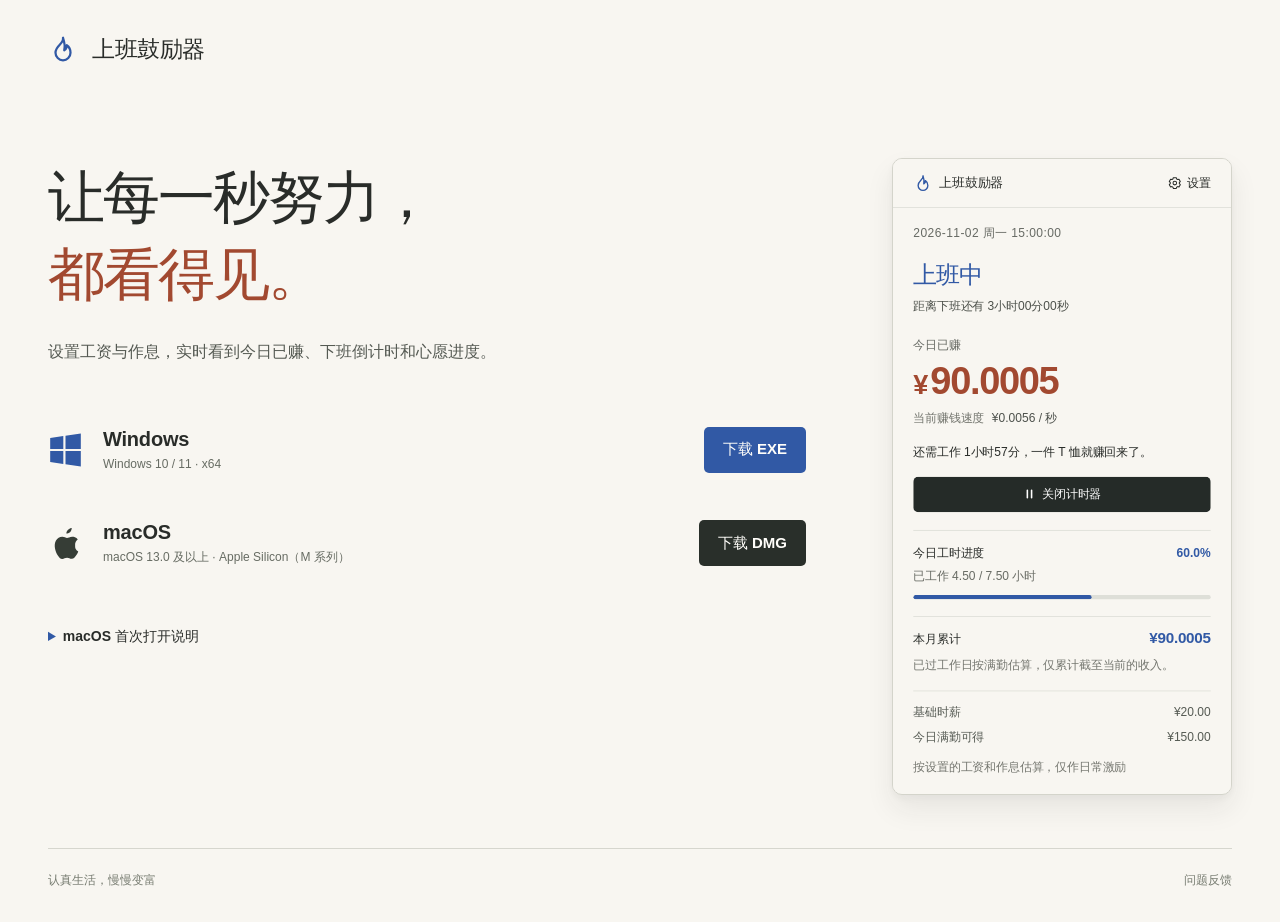
<file: index.html>
<!doctype html>
<html lang="zh-CN">
<head>
  <meta charset="UTF-8">
  <meta name="viewport" content="width=device-width,initial-scale=1">
  <meta name="description" content="下载上班鼓励器。Windows EXE 与 macOS DMG，离线查看今日已赚、下班倒计时和心愿进度。">
  <meta name="theme-color" content="#f8f6f1">
  <meta http-equiv="Content-Security-Policy" content="default-src 'self'; img-src 'self' data:; style-src 'self'; script-src 'self'; object-src 'none'; base-uri 'none'; form-action 'none'">
  <title>上班鼓励器 · Windows 与 macOS 下载</title>
  <link rel="icon" href="assets/flame.svg" type="image/svg+xml">
  <link rel="stylesheet" href="styles.css">
  <script src="page.js" defer></script>
</head>
<body>
  <a class="skip" href="#downloads">跳到下载</a>
  <div class="page">
    <header class="site-header">
      <a class="brand" href="#top" aria-label="上班鼓励器首页"><img src="assets/flame.svg" width="31" height="34" alt=""><span>上班鼓励器</span></a>
    </header>
    <main id="top">
      <section class="hero" aria-labelledby="page-title">
        <div class="hero-content">
          <h1 id="page-title">让每一秒努力，<br><span>都看得见。</span></h1>
          <p class="intro">设置工资与作息，实时看到今日已赚、下班倒计时和心愿进度。</p>
          <div class="downloads" id="downloads" aria-label="选择系统下载安装包">
            <div class="platform-row">
              <svg class="platform-icon windows" viewBox="0 0 32 32" aria-hidden="true"><path d="m2 5 12-1.7V15H2Zm14-2L30 1v14H16ZM2 17h12v11.7L2 27Zm14 0h14v14l-14-2Z"/></svg>
              <div class="platform-info"><h2>Windows</h2><p>Windows 10 / 11 · x64</p></div>
              <a class="download-button windows-button" id="download-windows" href="https://github.com/xiaohu65/shangban-encourager-downloads/releases/download/v1.0.0/Shangban-Encourager-1.0.0-win-x64-setup.exe"><span>下载 EXE</span></a>
            </div>
            <div class="platform-row">
              <svg class="platform-icon apple" viewBox="0 0 32 32" aria-hidden="true"><path d="M20.4 5.9c1.4-1.7 1.3-3.6 1.3-3.6s-2.1.1-3.6 1.8c-1.4 1.5-1.3 3.2-1.3 3.2s2 .2 3.6-1.4ZM24.8 17.3c0-3 2.4-4.5 2.5-4.6-1.5-2.2-3.9-2.5-4.8-2.5-2.1-.2-4.1 1.2-5.1 1.2-1.1 0-2.7-1.2-4.4-1.1-2.3 0-4.5 1.4-5.7 3.5-2.4 4.1-.6 10.3 1.7 13.6 1.1 1.6 2.4 3.3 4.1 3.2 1.7-.1 2.3-1.1 4.3-1.1s2.6 1.1 4.4 1c1.8 0 2.9-1.6 4-3.2 1.3-1.8 1.8-3.5 1.8-3.6-.1 0-2.8-1.1-2.8-4.4Z"/></svg>
              <div class="platform-info"><h2>macOS</h2><p>macOS 13.0 及以上 · Apple Silicon（M 系列）</p></div>
              <a class="download-button mac-button" id="download-mac" href="https://github.com/xiaohu65/shangban-encourager-downloads/releases/download/v1.0.0/Shangban-Encourager-1.0.0-macOS13-arm64-adhoc.dmg"><span>下载 DMG</span></a>
            </div>
          </div>
          <details class="mac-install" id="macos-install">
            <summary>macOS 首次打开说明</summary>
            <div class="mac-install-body">
              <ol>
                <li>如果提示无法验证开发者或 Apple 无法检查恶意软件，关闭提示。</li>
                <li>打开「系统设置」→「隐私与安全性」，向下找到「安全性」区域。</li>
                <li>找到关于「上班鼓励器」的拦截记录，点击「仍要打开」，按系统提示确认，再点击「打开」。</li>
                <li>系统会为这个应用保存例外，之后通常可以直接打开。</li>
              </ol>
            </div>
          </details>
        </div>
        <figure class="product-preview"><div class="preview-frame"><iframe data-demo-frame src="assets/demo/index.html" width="400" height="706" title="上班鼓励器动态演示" loading="eager" referrerpolicy="no-referrer" scrolling="no"></iframe></div></figure>
      </section>
    </main>
    <footer class="site-footer"><p class="version">认真生活，慢慢变富</p><a class="release-link" href="https://github.com/xiaohu65/shangban-encourager-downloads/issues/new" target="_blank" rel="noopener noreferrer" aria-label="问题反馈，在 GitHub 创建 Issue">问题反馈</a></footer>
  </div>
</body>
</html>
</file>
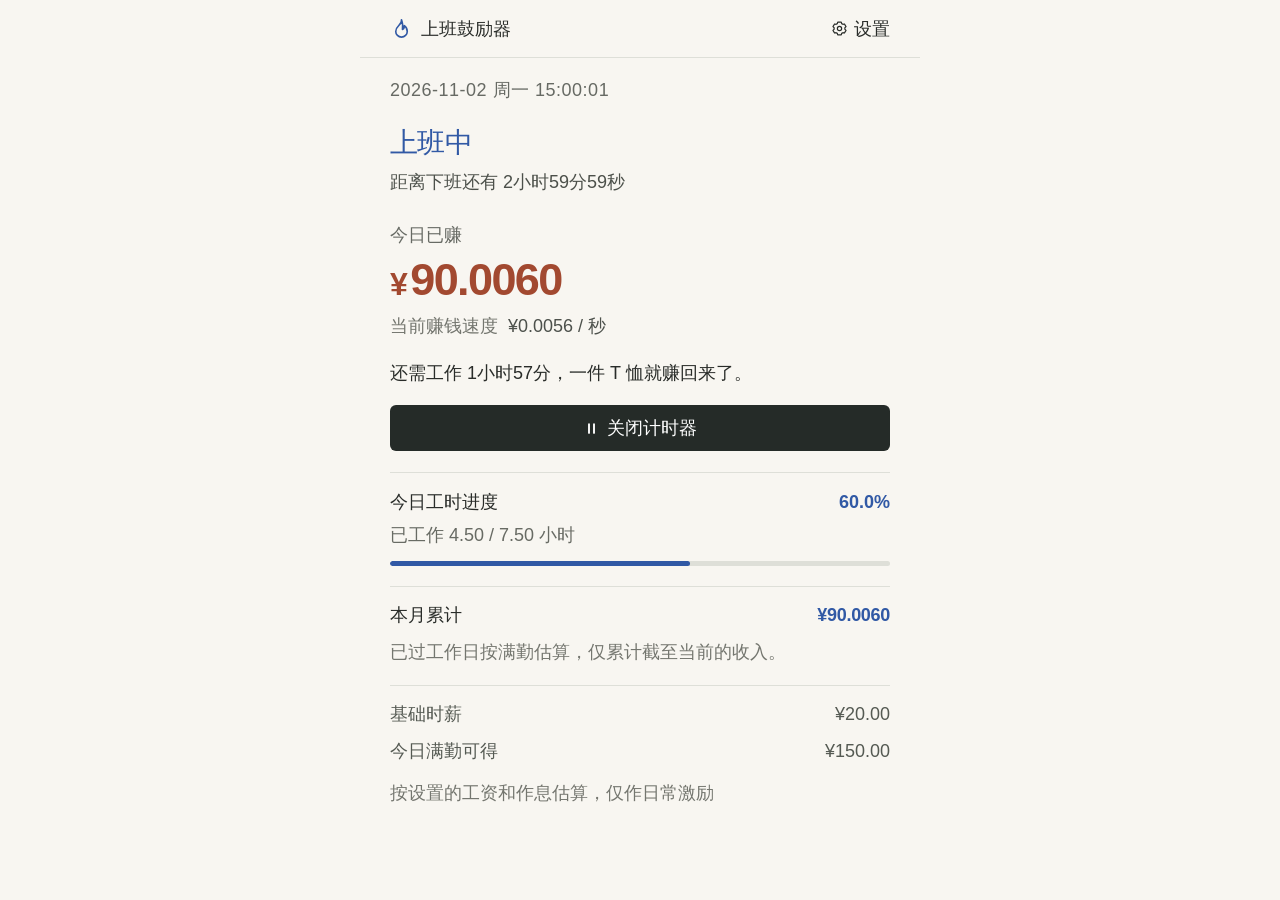
<file: assets/demo/index.html>
<!doctype html>
<html lang="zh-CN">
  <head>
    <meta charset="UTF-8">
    <meta name="viewport" content="width=device-width, initial-scale=1.0">
    <meta name="color-scheme" content="light">
    <meta http-equiv="Content-Security-Policy" content="default-src 'self'; script-src 'self'; style-src 'self' 'unsafe-inline'; img-src 'self' data:; font-src 'self'; connect-src 'none'; frame-src 'none'; object-src 'none'; base-uri 'none'; form-action 'none'">
    <title>上班鼓励器动态演示</title>
    <link rel="icon" href="./flame.svg" type="image/svg+xml">
    <script src="./demo-bootstrap.js"></script>
    <script type="module" crossorigin src="./assets/index-BaiIxejJ.js"></script>
    <link rel="stylesheet" crossorigin href="./assets/index-Cc408BGn.css">
    <link rel="stylesheet" href="./demo.css">
  </head>
  <body><div id="root"></div></body>
</html>
</file>
<file: styles.css>
:root{font-family:-apple-system,BlinkMacSystemFont,"PingFang SC","Hiragino Sans GB","Microsoft YaHei",sans-serif;font-synthesis:none;color:#292c29;background:#f8f6f1;text-rendering:optimizeLegibility;-webkit-font-smoothing:antialiased;--blue:#3159a5;--rust:#a24930;--line:#d6d6ce;--muted:#74766f}*{box-sizing:border-box}body{margin:0}a{color:inherit;text-decoration:none}a:focus-visible{outline:3px solid #8ba5d5;outline-offset:5px}svg{display:block;flex-shrink:0}h1,h2,h3,p,figure{margin:0}.page{max-width:1296px;margin:0 auto;padding:0 48px}.site-header{height:98px;display:flex;align-items:center;justify-content:space-between;gap:20px}.brand{display:inline-flex;align-items:center;gap:14px;font-size:23px;font-weight:650;letter-spacing:-.5px}.brand img{width:30px;height:34px}.release-link{color:var(--blue);font-size:14px;font-weight:500;display:inline-flex;gap:7px;align-items:center;white-space:nowrap}.release-link svg{width:18px;height:18px;fill:none;stroke:currentColor;stroke-width:1.6;stroke-linecap:round;stroke-linejoin:round}.release-link:hover{text-decoration:underline;text-underline-offset:4px}.hero{display:grid;grid-template-columns:minmax(0,1fr) 340px;align-items:start;gap:86px;padding:60px 0 53px}.hero-content{padding-top:1px}h1{font-size:57px;line-height:1.35;letter-spacing:-2px;font-weight:650}h1 span{color:var(--rust)}.intro{margin-top:24px;max-width:590px;font-size:16px;line-height:1.9;color:#555a53}.downloads{margin-top:36px}.platform-row{display:flex;align-items:center;gap:20px;padding:22px 0}.platform-icon{width:35px;height:38px}.windows{fill:var(--blue)}.apple{fill:#363d36}.platform-info{flex:1;min-width:0}.platform-info h2{font-size:20px;font-weight:600;line-height:1.4;letter-spacing:-.2px}.platform-info p{font-size:12px;line-height:1.6;color:#676c63;margin-top:2px;white-space:nowrap}.download-button{display:inline-flex;align-items:center;justify-content:center;gap:9px;min-height:46px;padding:12px 19px;border-radius:5px;font-size:15px;font-weight:550;white-space:nowrap;color:#fffefa;transition:background .15s,transform .15s}.download-button:hover{transform:translateY(-1px)}.download-button:active{transform:translateY(0)}.download-button svg{width:19px;height:21px;fill:none;stroke:currentColor;stroke-width:1.7;stroke-linecap:round;stroke-linejoin:round}.windows-button{background:var(--blue)}.windows-button:hover{background:#244785}.mac-button{background:#292f2a}.mac-button:hover{background:#414840}.download-button[aria-disabled=true]{pointer-events:none;opacity:.5}.version{font-size:12px;color:#666c62;line-height:1.8;margin-top:14px}.version span{font-variant-numeric:tabular-nums}.verification{font-size:12px;line-height:1.9;color:var(--muted);margin-top:9px;max-width:600px}.product-preview{width:100%;text-align:center}.preview-frame{overflow:hidden;border:1px solid #d4d4cb;border-radius:10px;box-shadow:0 14px 28px #292c2914,0 3px 7px #292c290a;background:#f8f6f1}.preview-frame img{display:block;width:100%;height:auto;max-width:100%}.product-preview figcaption{font-size:12px;line-height:1.7;color:#777c71;margin-top:15px;white-space:nowrap}.getting-started{border-top:1px solid var(--line);padding:30px 0 33px}.getting-started>h2{font-size:25px;line-height:1.4;letter-spacing:-.6px;font-weight:650}.steps{list-style:none;display:grid;grid-template-columns:repeat(3,minmax(0,1fr));gap:30px;padding:0;margin:25px 0 0}.steps li{border-left:1px solid var(--line);padding-left:30px}.steps li:first-child{border-left:0;padding-left:0}.step-heading{display:flex;align-items:baseline;gap:13px}.step-heading>span{color:var(--blue);font-weight:600;font-size:23px;font-variant-numeric:tabular-nums}.step-heading h3{font-size:17px;font-weight:600;letter-spacing:-.2px}.steps p{font-size:12px;line-height:1.9;color:#666d61;margin-top:8px;max-width:320px}.site-footer{display:flex;align-items:center;justify-content:space-between;gap:30px;padding:20px 0 30px}.site-footer p{font-size:12px;line-height:1.9;color:#777c71}.site-footer .release-link{font-size:12px}.skip{position:absolute;left:16px;top:-100px;padding:12px;background:#fffefa;color:var(--blue);z-index:5}.skip:focus{top:10px}@media(min-width:1450px){.page{max-width:1370px}.hero{grid-template-columns:minmax(0,1fr) 370px;gap:100px}h1{font-size:62px}}@media(max-width:1050px){.page{padding:0 32px}.hero{grid-template-columns:minmax(0,1fr) 300px;gap:45px}h1{font-size:43px;letter-spacing:-1.4px}.intro{font-size:14px}.platform-row{gap:13px}.platform-icon{width:29px;height:34px}.platform-info h2{font-size:18px}.platform-info p{font-size:12px}.download-button{padding:11px 13px;font-size:13px;gap:6px;min-height:42px}.downloads{margin-top:28px}.product-preview figcaption{font-size:12px}.steps{gap:20px}.steps li{padding-left:20px}.step-heading{gap:9px}.step-heading h3{font-size:15px}.getting-started>h2{font-size:23px}}@media(max-width:760px){.page{padding:0 24px;max-width:610px}.site-header{height:78px}.brand{font-size:19px;gap:9px}.brand img{width:25px;height:29px}.release-link{font-size:12px;gap:4px}.release-link svg{width:15px;height:15px}.hero{display:flex;flex-direction:column;gap:35px;padding:37px 0 36px}h1{font-size:43px;line-height:1.32;letter-spacing:-1.4px}.intro{margin-top:19px;font-size:14px;line-height:1.9}.downloads{margin-top:28px}.platform-row{padding:20px 0;gap:13px}.platform-icon{width:30px;height:36px}.platform-info h2{font-size:19px}.platform-info p{font-size:12px}.download-button{min-height:43px;font-size:13px;padding:11px 14px}.verification{font-size:12px;line-height:1.8}.product-preview{max-width:310px;margin:0 auto}.product-preview figcaption{font-size:12px}.getting-started{padding:26px 0 30px}.getting-started>h2{font-size:23px}.steps{display:block;margin-top:24px}.steps li,.steps li:first-child{border-left:0;padding:0;margin-top:23px}.steps p{max-width:none;font-size:12px;margin-top:4px}.step-heading h3{font-size:17px}.site-footer{display:block;padding:20px 0 25px}.site-footer p{font-size:12px}.site-footer .release-link{margin-top:10px}}@media(max-width:370px){.page{padding:0 18px}.brand{font-size:17px}.site-header .release-link{font-size:12px}h1{font-size:36px}.platform-row{gap:11px}.platform-info h2{font-size:17px}.platform-info p{font-size:12px}.platform-icon{width:26px}.download-button{padding:10px 11px;font-size:12px;gap:5px}.download-button svg{width:15px}}@media(prefers-reduced-motion:reduce){*{scroll-behavior:auto!important;transition:none!important}}
.preview-frame{position:relative;width:100%;aspect-ratio:400/706}.preview-frame iframe{position:absolute;left:0;top:0;display:block;width:400px;height:706px;border:0;transform-origin:0 0}
.site-footer{display:flex;flex-wrap:wrap;align-items:center}.site-footer .release-link{margin-top:0}

/* Full-height page shell and a consistent minimum readable type size. */
html,body{min-height:100%}body{min-height:100vh;min-height:100dvh}.page{width:100%;min-height:100vh;min-height:100dvh;display:flex;flex-direction:column}.site-header,.site-footer{flex-shrink:0}.page>main{flex:1;display:flex;flex-direction:column}.hero{flex:1}.site-footer .version{margin:0;font-size:12px}.site-footer{color:#777c71}.site-footer p,.site-footer .release-link{font-size:12px;color:inherit}.platform-info p{white-space:normal;overflow-wrap:anywhere}
.mac-install-body a{color:var(--blue);text-decoration:underline;text-underline-offset:3px}.mac-install{max-width:660px;margin-top:20px}.mac-install summary{padding:15px 0;font-size:14px;font-weight:550;line-height:1.7;cursor:pointer}.mac-install summary::marker{color:var(--blue)}.mac-install summary:focus-visible{outline:3px solid #8ba5d5;outline-offset:4px}.mac-install-body{padding:0 0 16px;font-size:13px;line-height:1.9;color:#555a53}.mac-install-body ol{padding-left:22px;margin:12px 0 16px}.mac-install-body li+li{margin-top:8px}.mac-install-note{font-size:12px;line-height:1.9;margin-top:12px}.mac-install-reference{display:inline-block;margin-top:12px;font-size:12px}
.site-footer p{flex:1;min-width:0}.site-footer .release-link{flex-shrink:0}
.site-footer{border-top:1px solid var(--line)}
</file>
<file: assets/demo/assets/index-Cc408BGn.css>
:root{color:#292c29;font-synthesis:none;text-rendering:optimizelegibility;-webkit-font-smoothing:antialiased;--blue:#3159a5;--muted:#74766f;--line:#dedfd8;--red:#a24930;--surface:#f8f6f1;background:#f8f6f1;font-family:-apple-system,BlinkMacSystemFont,PingFang SC,Hiragino Sans GB,Microsoft YaHei,sans-serif;font-size:13px}*{box-sizing:border-box}body{min-width:300px;margin:0}button,input{font:inherit}button{cursor:pointer}button:disabled{cursor:wait;opacity:.6}button,input{-webkit-tap-highlight-color:transparent}button:focus-visible,input:focus-visible,[tabindex]:focus-visible{outline-offset:3px;outline:3px solid #8ba5d5}button{touch-action:manipulation}h1,h2,p{margin:0}h2{font-size:13px;font-weight:550;line-height:1.5}svg{flex-shrink:0}.numeric{font-variant-numeric:tabular-nums lining-nums;font-feature-settings:"tnum";font-family:-apple-system,BlinkMacSystemFont,PingFang SC,sans-serif}.app-shell,.settings-view{max-width:560px;margin:0 auto}.app-header{border-bottom:1px solid var(--line);justify-content:space-between;align-items:center;gap:12px;height:58px;padding:0 24px;display:flex}.brand{align-items:center;gap:8px;font-size:15px;font-weight:650;display:flex}.brand svg{color:var(--blue)}.text-button{color:inherit;white-space:nowrap;background:0 0;border:0;justify-content:center;align-items:center;gap:6px;padding:7px 0;font-size:13px;display:inline-flex}.text-button:hover{color:var(--blue)}.dashboard{padding:20px 24px 18px}.current-time{color:#676a64;letter-spacing:.5px;font-size:12px;display:block}.work-status{margin-top:23px}.work-status h1{letter-spacing:-.7px;color:var(--blue);font-size:28px;font-weight:650;line-height:1.25}.countdown{color:#4c504a;overflow-wrap:anywhere;margin-top:7px;font-size:13px;line-height:1.7}.earnings{margin-top:24px}.earnings h2{color:#676a64;font-size:12px;font-weight:500}.income{color:var(--red);letter-spacing:-1.6px;overflow-wrap:anywhere;margin-top:2px;font-size:45px;font-weight:580;line-height:1.3}.currency{letter-spacing:-.6px;margin-right:3px;font-size:32px}.income.unconfigured{color:#a5a69d}.speed{color:#74766f;margin-top:3px;font-size:12px;line-height:1.6}.speed .numeric{color:#4d514c;margin-left:5px}.goal{overflow-wrap:anywhere;min-height:22px;margin-top:16px;font-size:12px;line-height:1.8}.button{border:1px solid #0000;border-radius:6px;justify-content:center;align-items:center;gap:8px;min-height:40px;padding:10px 16px;font-size:13px;font-weight:550;transition:background .15s;display:inline-flex}.primary{color:#fff;background:#252b28}.primary:hover{background:#3b423d}.timer-button{width:100%;min-height:42px;margin-top:16px}.ruled{border-top:1px solid var(--line)}.progress-section{margin-top:21px;padding-top:16px}.section-row{justify-content:space-between;align-items:baseline;gap:12px;display:flex}.section-row strong{overflow-wrap:anywhere;text-align:right;min-width:0;font-weight:600}.blue{color:var(--blue)}.hours{color:#686b64;margin-top:5px;font-size:12px;line-height:1.6}.progress-track{background:#dedfd8;border-radius:4px;height:5px;margin-top:11px;overflow:hidden}.progress-track>div{background:var(--blue);border-radius:4px;height:100%;transition:width .25s linear}.month-section{margin-top:20px;padding-top:15px}.month-income{letter-spacing:-.3px;font-size:18px}.caption{color:var(--muted);overflow-wrap:anywhere;font-size:11px;line-height:1.8}.month-section .caption{margin-top:7px}.summary{color:#555a53;margin-top:17px;padding-top:12px;font-size:11px;line-height:1.8}.summary .section-row+.section-row{margin-top:4px}.summary .caption{margin-top:10px;font-size:10px}.paused{color:#8e652c;background:#efe9dc;border-radius:4px;margin-top:9px;padding:9px 10px;font-size:10px;line-height:1.7}.paused span{display:block}.paused span.numeric{display:inline}.notice,.preview-note{color:#5a6650;background:#ecefe5;padding:8px 24px;font-size:10px;line-height:1.7}.preview-note{color:#74766f;background:#eeece5}.load-state{min-height:100vh;color:var(--muted);place-items:center;padding:24px;display:grid}.settings-header{border-bottom:1px solid var(--line);background:var(--surface);z-index:1;padding:10px 24px;position:sticky;top:0}.back-button{gap:12px;font-size:15px;font-weight:600}.settings-form{padding:21px 24px 24px}.settings-intro h1{letter-spacing:-.6px;font-size:23px;font-weight:650}.settings-intro .caption{margin-top:8px}.settings-form fieldset{border:0;border-top:1px solid var(--line);min-width:0;margin:19px 0 0;padding:19px 0 0}.settings-form legend{float:left;width:100%;margin:0 0 14px;padding:0;font-size:15px;font-weight:650}.settings-form legend+*{clear:both}.segmented{border:1px solid #cecec7;border-radius:5px;width:100%;margin-bottom:15px;display:flex;overflow:hidden}.segmented button{color:#51564e;background:0 0;border:0;width:50%;padding:8px;font-size:12px}.segmented button.active{background:var(--blue);color:#fff}.field{min-width:0;margin-bottom:13px}.field label,.field-label{color:#4d524a;margin-bottom:6px;font-size:12px;display:block}.field input{color:#292c29;background:#fffefa;border:1px solid #cecec7;border-radius:5px;width:100%;min-width:0;height:36px;padding:9px 10px;font-size:13px}.field input::placeholder{color:#a0a199}.field.invalid input{border-color:#ad5545}.money-input{position:relative}.money-input>span{color:#8e9288;position:absolute;top:9px;left:11px}.money-input input{padding-left:28px}.field-grid{grid-template-columns:1fr 1fr;gap:14px;display:grid}.field-error{color:#a9402d;margin-top:5px;font-size:11px;line-height:1.7}.salary-explanation{margin-top:-2px}.weekdays{grid-template-columns:repeat(7,minmax(0,1fr));gap:5px;display:grid}.weekdays button{color:#686d63;background:0 0;border:1px solid #cecec7;border-radius:4px;height:32px;padding:0;font-size:11px}.weekdays button.active{color:var(--blue);background:#e8edf7;border-color:#acbcdb}.switch-row{cursor:pointer;justify-content:space-between;align-items:center;min-height:30px;margin:1px 0 13px;font-size:12px;display:flex;position:relative}.switch-row input{opacity:0;cursor:pointer;width:36px;height:22px;margin:0;position:absolute;right:0}.switch-track{pointer-events:none;background:#c7c9c2;border-radius:12px;width:34px;height:20px;padding:2px;transition:background .15s;display:block}.switch-track:after{content:"";background:#fff;border-radius:50%;width:16px;height:16px;transition:transform .15s;display:block;box-shadow:0 1px 2px #0002}.switch-row input:checked+.switch-track{background:var(--blue)}.switch-row input:checked+.switch-track:after{transform:translate(14px)}.switch-row input:focus-visible+.switch-track{outline-offset:3px;outline:3px solid #8ba5d5}.paid-summary{color:#555c51;margin-bottom:7px;font-size:12px}.save-note{border-top:1px solid var(--line);margin-top:5px;padding-top:14px}.form-actions{grid-template-columns:1fr 1fr;gap:12px;margin-top:20px;display:grid}.secondary{color:#454c42;background:0 0;border-color:#c8cbc2}.secondary:hover{background:#ebece5}.save{background:var(--blue);color:#fff}.save:hover{background:#244785}input[type=time]{font-variant-numeric:tabular-nums}.settings-form fieldset .switch-row:last-child{margin-bottom:4px}@media (width>=500px){.dashboard,.app-header{padding-left:30px;padding-right:30px}}@media (width<=360px){.app-header{padding:0 18px}.dashboard,.settings-form{padding-left:18px;padding-right:18px}.income{font-size:40px}.month-income{font-size:16px}.weekdays{gap:3px}.weekdays button,.caption{font-size:10px}.current-time{letter-spacing:0}.settings-header{padding-left:18px}}@media (prefers-reduced-motion:reduce){*,:after{transition:none!important}}.summary .numeric{overflow-wrap:anywhere;text-align:right;min-width:0}.speed .numeric{overflow-wrap:anywhere}.section-row h2{flex-shrink:0}
</file>
<file: assets/demo/demo.css>
html,
body {
  overflow: hidden;
}

.app-header .text-button[inert] {
  cursor: default;
  pointer-events: none;
}

/* The parent scales this 400px canvas; keep the final visible type at 12px+. */
:root {
  --demo-min-font-size: 18px;
  font-size: max(13px, var(--demo-min-font-size));
}

h2,
.text-button,
.countdown,
.button {
  font-size: max(13px, var(--demo-min-font-size));
}

.brand {
  font-size: max(15px, var(--demo-min-font-size));
}

.work-status h1 {
  font-size: max(28px, var(--demo-min-font-size));
}

.income {
  font-size: max(45px, var(--demo-min-font-size));
}

.currency {
  font-size: max(32px, var(--demo-min-font-size));
}

.current-time,
.earnings h2,
.speed,
.goal,
.hours {
  font-size: max(12px, var(--demo-min-font-size));
}

.month-income {
  font-size: max(18px, var(--demo-min-font-size));
}

.caption,
.summary {
  font-size: max(11px, var(--demo-min-font-size));
}

.summary .caption,
.paused,
.notice,
.preview-note {
  font-size: max(10px, var(--demo-min-font-size));
}
</file>
